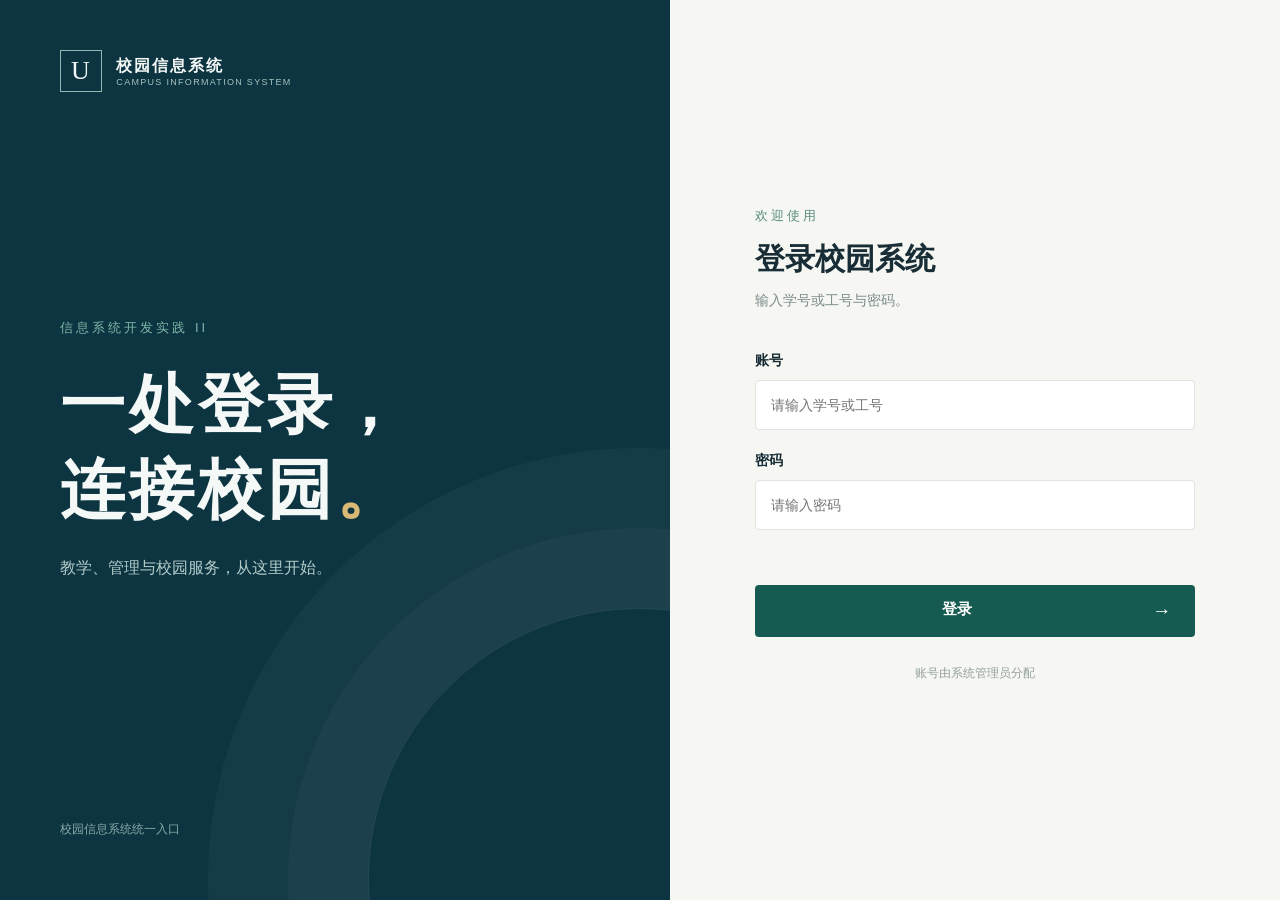
<file: web/index.html>
<!doctype html>
<html lang="zh-CN"><head><meta charset="UTF-8"><meta name="viewport" content="width=device-width, initial-scale=1"><title>校园信息系统 · 统一登录</title><link rel="stylesheet" href="./style.css"></head>
<body><main class="layout"><section class="intro"><div class="brand"><span class="mark">U</span><span>校园信息系统<small>CAMPUS INFORMATION SYSTEM</small></span></div><div class="hero"><p class="eyebrow">信息系统开发实践 II</p><h1>一处登录，<br>连接校园<span>。</span></h1><p>教学、管理与校园服务，从这里开始。</p></div><p class="note">校园信息系统统一入口</p></section><section class="panel"><div class="form-wrap"><p class="eyebrow green">欢迎使用</p><h2>登录校园系统</h2><p class="sub">输入学号或工号与密码。</p><form id="login"><label class="field">账号<input name="login_name" autocomplete="username" required placeholder="请输入学号或工号"></label><label class="field">密码<input name="password" type="password" autocomplete="current-password" required placeholder="请输入密码"></label><p id="error" role="alert" aria-live="polite"></p><button type="submit">登录 <span>→</span></button></form><p class="foot">账号由系统管理员分配</p></div></section></main><script type="module" src="./main.js"></script></body></html>
</file>
<file: web/style.css>
*{box-sizing:border-box}body{margin:0;color:#182d35;font-family:"Microsoft YaHei",sans-serif}.layout{min-height:100vh;display:grid;grid-template-columns:1.1fr 1fr}.intro{background:#0d3541;color:#f4f8f6;display:flex;flex-direction:column;padding:50px 9%;position:relative;overflow:hidden}.intro:after{content:"";position:absolute;width:540px;height:540px;border:1px solid #ffffff18;border-radius:50%;right:-240px;bottom:-250px;box-shadow:0 0 0 80px #ffffff08,0 0 0 160px #ffffff08}.brand{display:flex;gap:14px;align-items:center;font-size:16px;font-weight:600;letter-spacing:2px}.brand small{display:block;font-size:9px;letter-spacing:1.3px;font-weight:400;color:#a8c3c2}.mark{width:42px;height:42px;border:1px solid #91b9b1;display:grid;place-items:center;font:26px Georgia}.hero{margin:auto 0;position:relative;z-index:1}.eyebrow{font-size:13px;letter-spacing:3px;color:#7db5a7}.hero h1{font-size:clamp(40px,5.1vw,72px);line-height:1.3;letter-spacing:4px;margin:26px 0}.hero h1 span{color:#d8b976}.hero>p:last-child{color:#b3ccca}.note{font-size:12px;color:#88a9a8}.panel{background:#f6f7f3;display:grid;place-items:center;padding:52px 30px}.form-wrap{width:min(440px,100%)}.green{color:#598c80;margin:0 0 14px}.form-wrap h2{font-size:30px;margin:0 0 12px}.sub{color:#7b8b8a;font-size:14px;margin:0 0 42px}fieldset{border:0;padding:0;margin:0 0 28px}legend,.field{font-size:14px;font-weight:600;margin-bottom:12px}.roles{display:grid;grid-template-columns:repeat(4,1fr);gap:8px}.roles input{position:absolute;opacity:0}.roles span{display:block;text-align:center;padding:12px 4px;border:1px solid #dce5e1;background:#fff;border-radius:4px;cursor:pointer;font-size:13px}.roles input:checked+span{border-color:#236d60;background:#e7f3ed;color:#17594d}.roles input:focus-visible+span{outline:3px solid #d3a85b}.field{display:block;margin-bottom:22px}.field input{display:block;width:100%;height:50px;border:1px solid #dce5e1;background:white;border-radius:4px;padding:0 15px;font:inherit;font-weight:400;margin-top:10px}.field input:focus{outline:2px solid #559c88}button{width:100%;height:52px;background:#165b51;color:white;border:0;border-radius:4px;font-size:15px;font-weight:600;cursor:pointer}button span{float:right;margin-right:18px;font-size:19px}#error{min-height:20px;color:#a33c32;font-size:13px}.foot{color:#93a09d;text-align:center;font-size:12px;margin-top:28px}@media(max-width:760px){.layout{grid-template-columns:1fr}.intro{min-height:260px;padding:30px}.hero{margin:40px 0}.hero h1{font-size:36px;margin:15px 0}.note{display:none}.panel{padding:40px 24px}.sub{margin-bottom:28px}}
</file>
